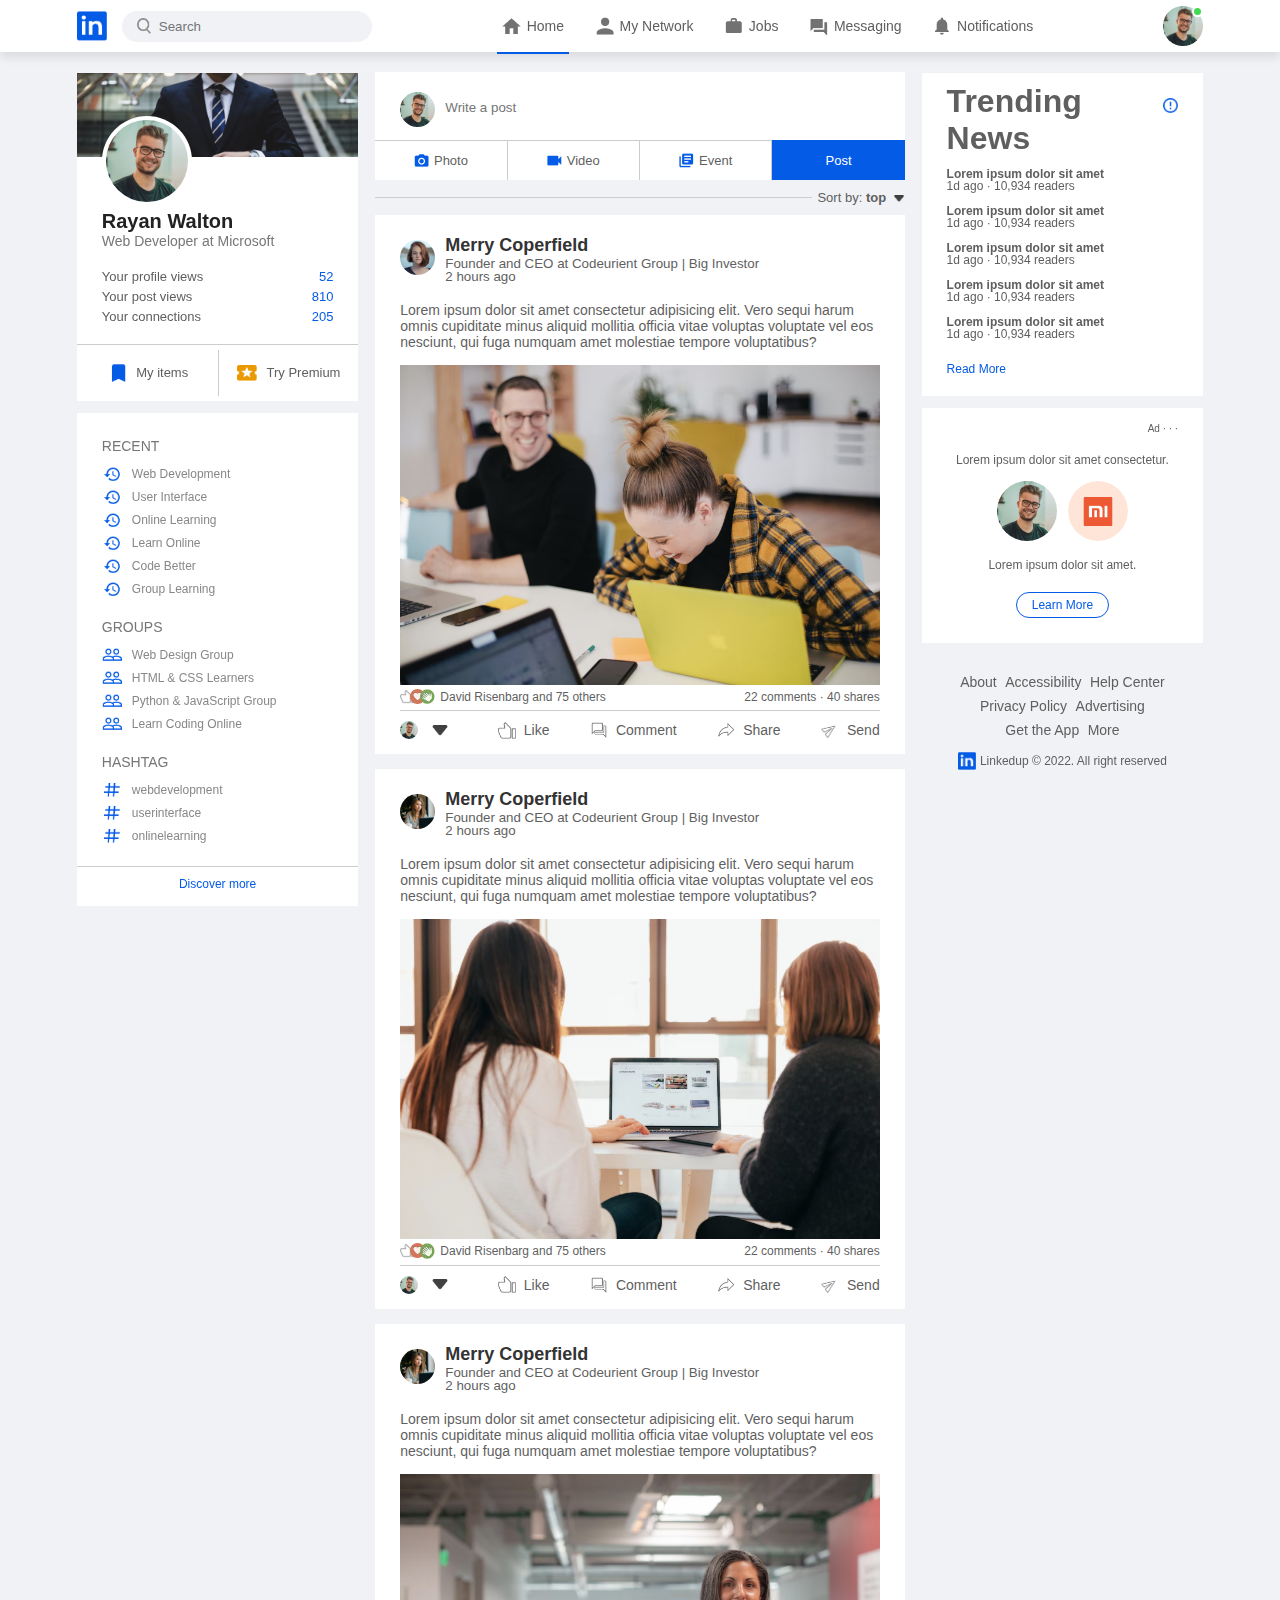
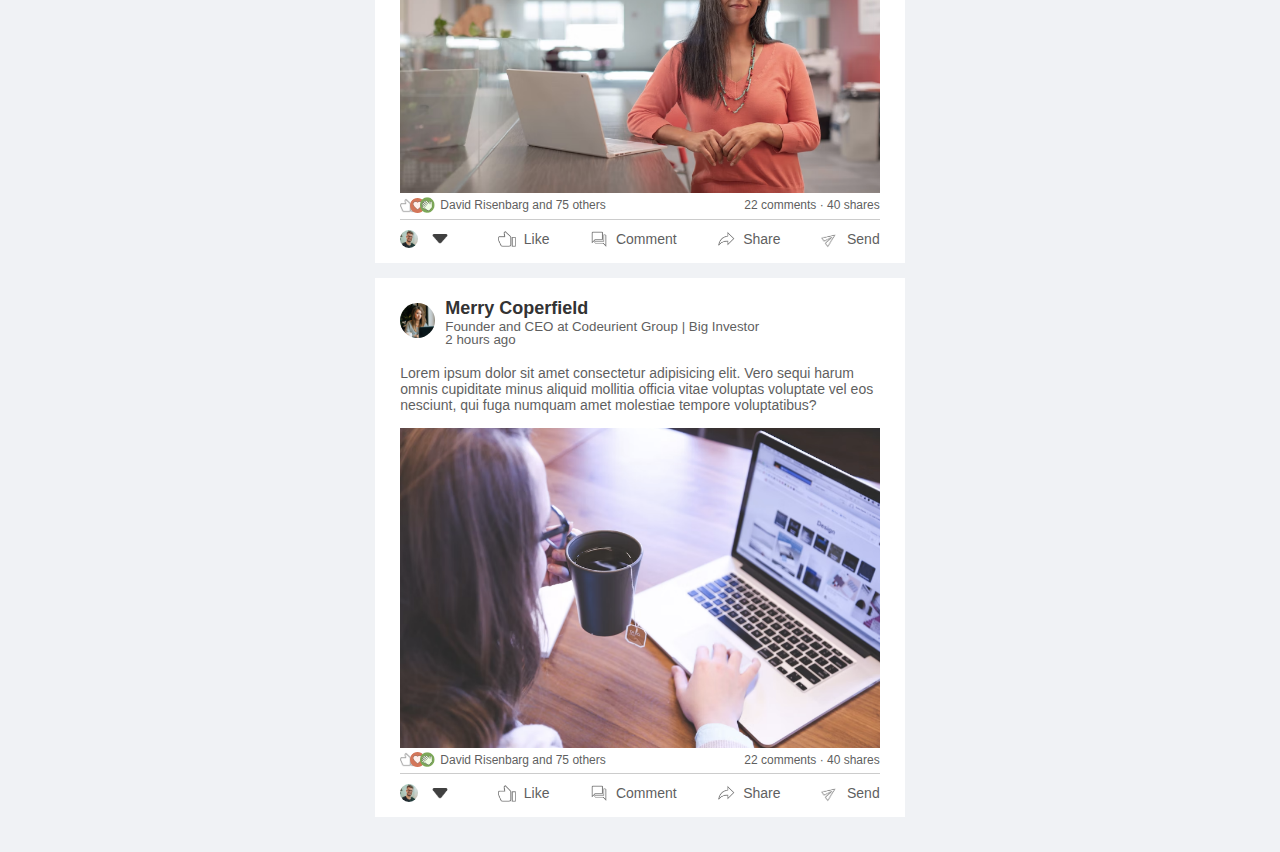
<file: index.html>
<!DOCTYPE html>
<html lang="en">
<head>
    <meta charset="UTF-8">
    <meta http-equiv="X-UA-Compatible" content="IE=7">
    <meta name="viewport" content="width=device-width, initial-scale=1.0">
    <title>Document</title>
    <link rel="stylesheet" href="style.css">
</head>
<body>
    
<nav class="navbar">
    <div class="navbar-left">
        <a href="index.html" class="logo"><img src="images/logo.png"></a>
        
        <div class="search-box">
            <img src="images/search.png">
            <input type="text" placeholder="Search">
        </div>
        
    </div>
    <div class="navbar-center">
        <ul>
            <li><a href="#" class="active-link"><img src="images/home.png"><span>Home</span></a></li>
            <li><a href="#"><img src="images/network.png"><span>My Network</span></a></li>
            <li><a href="#"><img src="images/jobs.png"><span>Jobs</span></a></li>
            <li><a href="#"><img src="images/message.png"><span>Messaging</span></a></li>
            <li><a href="#"><img src="images/notification.png"><span>Notifications</span></a></li>
        </ul>
    </div>
    <div class="navbar-right">
        <div class="online">
            <img src="images/user-1.png" class="nav-profile-img" onclick="toggleMenu()">
        </div>
    </div>
<!-- profile drop down menu -->
<div class="profile-menu-wrap" id="profileMenu">
    <div class="profile-menu">
        <div class="user-info">
            <img src="images/user-1.png">
            <div>
                <h3>Rayan Walton</h3>
                <a href="profile.html">See your profile</a>
            </div>
        </div>
        <hr>
        <a href="" class="profile-menu-link">
            <img src="images/feedback.png">
            <p>Give Feedback</p>
            <span>></span>
        </a>
        <a href="" class="profile-menu-link">
            <img src="images/setting.png">
            <p>Setting & Privacy</p>
            <span>></span>
        </a>
        <a href="" class="profile-menu-link">
            <img src="images/help.png">
            <p>Help & Support</p>
            <span>></span>
        </a>
        <a href="" class="profile-menu-link">
            <img src="images/display.png">
            <p>Display & Accessibility</p>
            <span>></span>
        </a>
        <a href="" class="profile-menu-link">
            <img src="images/logout.png">
            <p>Logout</p>
            <span>></span>
        </a>
    </div>
</div>

</nav>

<!-- navbar close -->

<div class="container">
    <!-- left-sidebar -->
    <div class="left-sidebar">
        <div class="sidebar-profile-box">
            <img src="images/cover-pic.png" width="100%">
            <div class="sidebar-profile-info">
                <img src="images/user-1.png" alt="">
                <h1>Rayan Walton</h1>
                <h3>Web Developer at Microsoft</h3>
                <ul>
                    <li>Your profile views<span>52</span></li>
                    <li>Your post views<span>810</span></li>
                    <li>Your connections<span>205</span></li>
                </ul>
            </div>
            <div class="sidebar-profile-link">
                <a href=""><img src="images/items.png">My items</a>
                <a href=""><img src="images/premium.png">Try Premium</a>
            </div>
        </div>

        <div class="sidebar-activity" id="sidebarActivity">
            <h3>RECENT</h3>
            <a href="#"><img src="images/recent.png">Web Development</a>
            <a href="#"><img src="images/recent.png">User Interface</a>
            <a href="#"><img src="images/recent.png">Online Learning</a>
            <a href="#"><img src="images/recent.png">Learn Online</a>
            <a href="#"><img src="images/recent.png">Code Better</a>
            <a href="#"><img src="images/recent.png">Group Learning</a>
            <h3>GROUPS</h3>
            <a href="#"><img src="images/group.png">Web Design Group</a>
            <a href="#"><img src="images/group.png">HTML & CSS Learners</a>
            <a href="#"><img src="images/group.png">Python & JavaScript Group</a>
            <a href="#"><img src="images/group.png">Learn Coding Online</a>
            <h3>HASHTAG</h3>
            <a href="#"><img src="images/hashtag.png">webdevelopment</a>
            <a href="#"><img src="images/hashtag.png">userinterface</a>
            <a href="#"><img src="images/hashtag.png">onlinelearning</a>
            <div class="discover-more-link">
                <a href="#">Discover more</a>
            </div>
        </div>

        <p id="showMoreLink" onclick="toggleActivity()">Show more <b>+</b></p>
    </div>
    <!-- main-content -->
    <div class="main-content">

        <div class="create-post">
            <div class="create-post-input">
                <img src="images/user-1.png">
                <textarea rows="2" placeholder="Write a post"></textarea>
            </div>
            <div class="create-post-links">
                <li><img src="images/photo.png">Photo</li>
                <li><img src="images/video.png">Video</li>
                <li><img src="images/event.png">Event</li>
                <li>Post</li>
            </div>
        </div>
        <div class="sort-by">
            <hr>
            <p>Sort by: <span>top <img src="images/down-arrow.png"></span></p>
        </div>

        <div class="post">
            <div class="post-author">
                <img src="images/user-3.png">
                <div>
                    <h1>Merry Coperfield</h1>
                    <small>Founder and CEO at Codeurient Group | Big Investor</small>
                    <small>2 hours ago</small>
                </div>
            </div>
            <p>Lorem ipsum dolor sit amet consectetur adipisicing elit. Vero sequi harum omnis cupiditate minus aliquid mollitia officia vitae voluptas voluptate vel eos nesciunt, qui fuga numquam amet molestiae tempore voluptatibus?</p>
            <img src="images/post-image-1.png" width="100%">
        
            <div class="post-status">
                <div>
                    <img src="images/thumbsup.png">
                    <img src="images/love.png">
                    <img src="images/clap.png">
                    <span class="liked-users">David Risenbarg and 75 others</span>
                </div>
                <div>
                    <span>22 comments &middot; 40 shares</span>
                </div>
            </div>
            <div class="post-activity">
                <div class="post-activity-link">
                    <img src="images/user-1.png" class="post-activity-user-icon">
                    <img src="images/down-arrow.png" class="post-activity-arrow-icon">
                </div>
                <div class="post-activity-link">
                    <img src="images/like.png">
                    <span>Like</span>
                </div>
                <div class="post-activity-link">
                    <img src="images/comment.png">
                    <span>Comment</span>
                </div>
                <div class="post-activity-link">
                    <img src="images/share.png">
                    <span>Share</span>
                </div>
                <div class="post-activity-link">
                    <img src="images/send.png">
                    <span>Send</span>
                </div>
            </div>
        </div>
        <div class="post">
            <div class="post-author">
                <img src="images/user-4.png">
                <div>
                    <h1>Merry Coperfield</h1>
                    <small>Founder and CEO at Codeurient Group | Big Investor</small>
                    <small>2 hours ago</small>
                </div>
            </div>
            <p>Lorem ipsum dolor sit amet consectetur adipisicing elit. Vero sequi harum omnis cupiditate minus aliquid mollitia officia vitae voluptas voluptate vel eos nesciunt, qui fuga numquam amet molestiae tempore voluptatibus?</p>
            <img src="images/post-image-2.png" width="100%">
        
            <div class="post-status">
                <div>
                    <img src="images/thumbsup.png">
                    <img src="images/love.png">
                    <img src="images/clap.png">
                    <span class="liked-users">David Risenbarg and 75 others</span>
                </div>
                <div>
                    <span>22 comments &middot; 40 shares</span>
                </div>
            </div>
            <div class="post-activity">
                <div class="post-activity-link">
                    <img src="images/user-1.png" class="post-activity-user-icon">
                    <img src="images/down-arrow.png" class="post-activity-arrow-icon">
                </div>
                <div class="post-activity-link">
                    <img src="images/like.png">
                    <span>Like</span>
                </div>
                <div class="post-activity-link">
                    <img src="images/comment.png">
                    <span>Comment</span>
                </div>
                <div class="post-activity-link">
                    <img src="images/share.png">
                    <span>Share</span>
                </div>
                <div class="post-activity-link">
                    <img src="images/send.png">
                    <span>Send</span>
                </div>
            </div>
        </div>
        <div class="post">
            <div class="post-author">
                <img src="images/user-4.png">
                <div>
                    <h1>Merry Coperfield</h1>
                    <small>Founder and CEO at Codeurient Group | Big Investor</small>
                    <small>2 hours ago</small>
                </div>
            </div>
            <p>Lorem ipsum dolor sit amet consectetur adipisicing elit. Vero sequi harum omnis cupiditate minus aliquid mollitia officia vitae voluptas voluptate vel eos nesciunt, qui fuga numquam amet molestiae tempore voluptatibus?</p>
            <img src="images/post-image-3.png" width="100%">
        
            <div class="post-status">
                <div>
                    <img src="images/thumbsup.png">
                    <img src="images/love.png">
                    <img src="images/clap.png">
                    <span class="liked-users">David Risenbarg and 75 others</span>
                </div>
                <div>
                    <span>22 comments &middot; 40 shares</span>
                </div>
            </div>
            <div class="post-activity">
                <div class="post-activity-link">
                    <img src="images/user-1.png" class="post-activity-user-icon">
                    <img src="images/down-arrow.png" class="post-activity-arrow-icon">
                </div>
                <div class="post-activity-link">
                    <img src="images/like.png">
                    <span>Like</span>
                </div>
                <div class="post-activity-link">
                    <img src="images/comment.png">
                    <span>Comment</span>
                </div>
                <div class="post-activity-link">
                    <img src="images/share.png">
                    <span>Share</span>
                </div>
                <div class="post-activity-link">
                    <img src="images/send.png">
                    <span>Send</span>
                </div>
            </div>
        </div>
        <div class="post">
            <div class="post-author">
                <img src="images/user-4.png">
                <div>
                    <h1>Merry Coperfield</h1>
                    <small>Founder and CEO at Codeurient Group | Big Investor</small>
                    <small>2 hours ago</small>
                </div>
            </div>
            <p>Lorem ipsum dolor sit amet consectetur adipisicing elit. Vero sequi harum omnis cupiditate minus aliquid mollitia officia vitae voluptas voluptate vel eos nesciunt, qui fuga numquam amet molestiae tempore voluptatibus?</p>
            <img src="images/post-image-4.png" width="100%">
        
            <div class="post-status">
                <div>
                    <img src="images/thumbsup.png">
                    <img src="images/love.png">
                    <img src="images/clap.png">
                    <span class="liked-users">David Risenbarg and 75 others</span>
                </div>
                <div>
                    <span>22 comments &middot; 40 shares</span>
                </div>
            </div>
            <div class="post-activity">
                <div class="post-activity-link">
                    <img src="images/user-1.png" class="post-activity-user-icon">
                    <img src="images/down-arrow.png" class="post-activity-arrow-icon">
                </div>
                <div class="post-activity-link">
                    <img src="images/like.png">
                    <span>Like</span>
                </div>
                <div class="post-activity-link">
                    <img src="images/comment.png">
                    <span>Comment</span>
                </div>
                <div class="post-activity-link">
                    <img src="images/share.png">
                    <span>Share</span>
                </div>
                <div class="post-activity-link">
                    <img src="images/send.png">
                    <span>Send</span>
                </div>
            </div>
        </div>
    </div>
    <!-- right-sidebar -->
    <div class="right-sidebar">
        <div class="sidebar-news">
            <img src="images/more.png" class="info-icon">
            <h1>Trending News</h1>
            <a href="">Lorem ipsum dolor sit amet</a>
            <span>1d ago &middot; 10,934 readers</span>

            <a href="#">Lorem ipsum dolor sit amet</a>
            <span>1d ago &middot; 10,934 readers</span>
            
            <a href="#">Lorem ipsum dolor sit amet</a>
            <span>1d ago &middot; 10,934 readers</span>
            
            <a href="#">Lorem ipsum dolor sit amet</a>
            <span>1d ago &middot; 10,934 readers</span>
            
            <a href="#">Lorem ipsum dolor sit amet</a>
            <span>1d ago &middot; 10,934 readers</span>
        
            <a href="" class="read-more-link">Read More</a>
        </div>
   
        <div class="sidebar-ad">
            <small>Ad &middot; &middot; &middot;</small>
            <p>Lorem ipsum dolor sit amet consectetur.</p>
            <div>
                <img src="images/user-1.png">
                <img src="images/mi-logo.png">
            </div>
            <b>Lorem ipsum dolor sit amet.</b>
            <a href="" class="ad-link">Learn More</a>
        </div>

        <div class="sidebar-useful-links">
            <a href="">About</a>
            <a href="">Accessibility</a>
            <a href="">Help Center</a>
            <a href="">Privacy Policy</a>
            <a href="">Advertising</a>
            <a href="">Get the App</a>
            <a href="">More</a>

            <div class="copyright-msg">
                <img src="images/logo.png">
                <p>Linkedup &#169; 2022. All right reserved</p>
            </div>
        </div>
    </div>
</div>



<script>

    let profileMenu = document.getElementById("profileMenu");

    function toggleMenu() {
        profileMenu.classList.toggle("open-menu");
    }

</script>

<script>

    let sideActivity = document.getElementById("sidebarActivity");
    let moreLink = document.getElementById("showMoreLink");

    function toggleActivity() {
        sideActivity.classList.toggle("open-activity");
    
        if(sideActivity.classList.contains("open-activity")){
            moreLink.innerHTML = "Show less <b> - </b>";
        }
        else{
            moreLink.innerHTML = "Show more <b> + </b>";
        }
    }

</script>



</body>
</html>
</file>
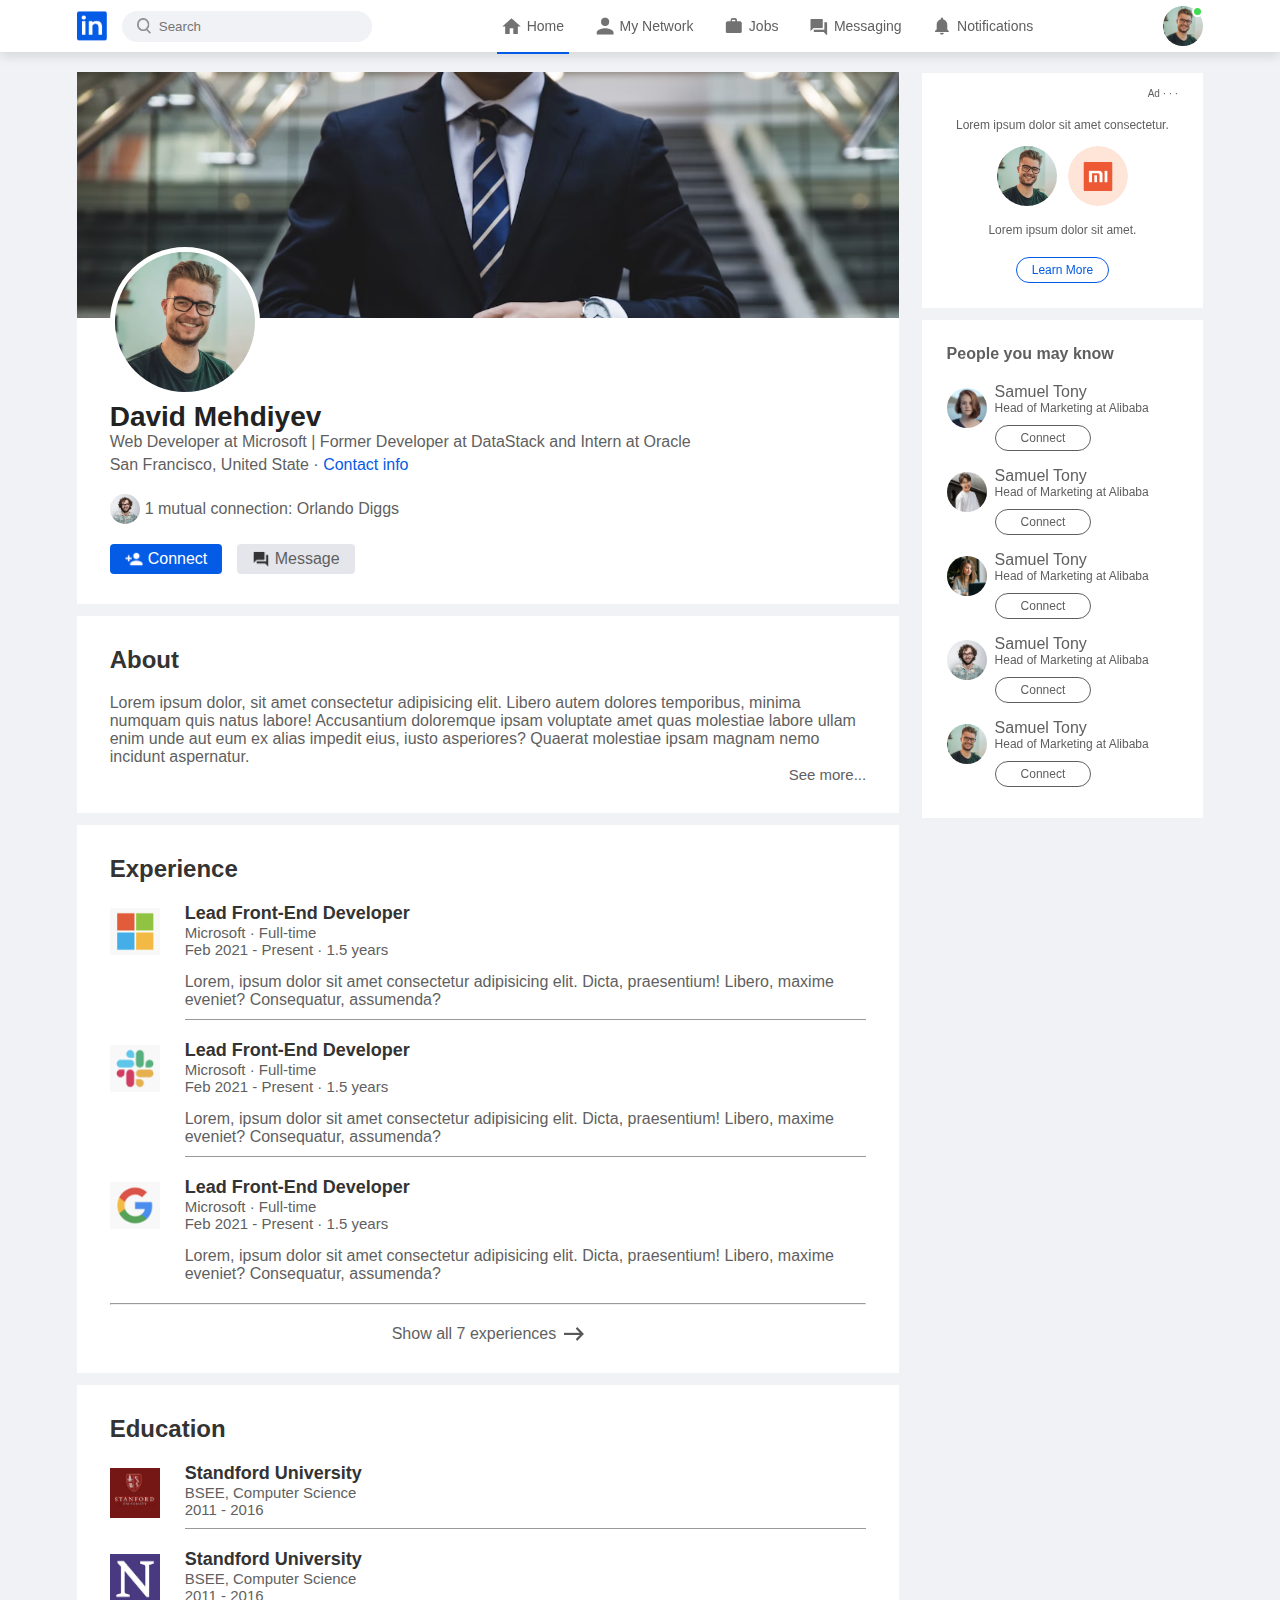
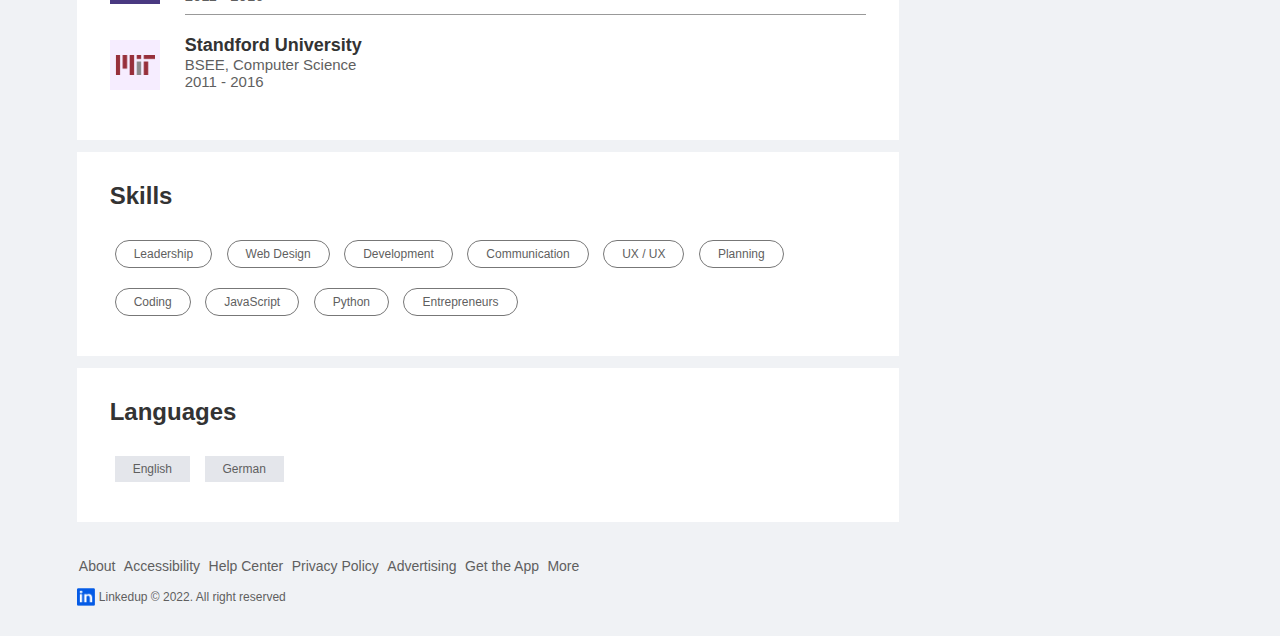
<file: profile.html>
<!DOCTYPE html>
<html lang="en">
<head>
    <meta charset="UTF-8">
    <meta http-equiv="X-UA-Compatible" content="IE=7">
    <meta name="viewport" content="width=device-width, initial-scale=1.0">
    <title>Document</title>
    <link rel="stylesheet" href="style.css">
</head>
<body>
    
<nav class="navbar">
    <div class="navbar-left">
        <a href="index.html" class="logo"><img src="images/logo.png"></a>
        
        <div class="search-box">
            <img src="images/search.png">
            <input type="text" placeholder="Search">
        </div>
        
    </div>
    <div class="navbar-center">
        <ul>
            <li><a href="#" class="active-link"><img src="images/home.png"><span>Home</span></a></li>
            <li><a href="#"><img src="images/network.png"><span>My Network</span></a></li>
            <li><a href="#"><img src="images/jobs.png"><span>Jobs</span></a></li>
            <li><a href="#"><img src="images/message.png"><span>Messaging</span></a></li>
            <li><a href="#"><img src="images/notification.png"><span>Notifications</span></a></li>
        </ul>
    </div>
    <div class="navbar-right">
        <div class="online">
            <img src="images/user-1.png" class="nav-profile-img" onclick="toggleMenu()">
        </div>
    </div>
<!-- profile drop down menu -->
<div class="profile-menu-wrap" id="profileMenu">
    <div class="profile-menu">
        <div class="user-info">
            <img src="images/user-1.png">
            <div>
                <h3>Rayan Walton</h3>
                <a href="#">See your profile</a>
            </div>
        </div>
        <hr>
        <a href="" class="profile-menu-link">
            <img src="images/feedback.png">
            <p>Give Feedback</p>
            <span>></span>
        </a>
        <a href="" class="profile-menu-link">
            <img src="images/setting.png">
            <p>Setting & Privacy</p>
            <span>></span>
        </a>
        <a href="" class="profile-menu-link">
            <img src="images/help.png">
            <p>Help & Support</p>
            <span>></span>
        </a>
        <a href="" class="profile-menu-link">
            <img src="images/display.png">
            <p>Display & Accessibility</p>
            <span>></span>
        </a>
        <a href="" class="profile-menu-link">
            <img src="images/logout.png">
            <p>Logout</p>
            <span>></span>
        </a>
    </div>
</div>

</nav>

<!-- navbar close -->

<div class="container">
    <div class="profile-main">
        <div class="profile-container">
            <img src="images/cover-pic.png" width="100%">
            <div class="profile-container-inner">
                <img src="images/user-1.png" class="profile-pic">
                <h1>David Mehdiyev</h1>
                <b>Web Developer at Microsoft | Former Developer at DataStack and Intern at Oracle</b>
                <p>San Francisco, United State &middot; <a href="">Contact info</a></p>
                <div class="mutual-connection">
                    <img src="images/user-2.png">
                    <span>1 mutual connection: Orlando Diggs</span>
                </div>
                <div class="profile-btn">
                    <a href="" class="primary-btn"><img src="images/connect.png">Connect</a>
                    <a href=""><img src="images/chat.png">Message</a>
                </div>
            </div>
        </div>

        <div class="profile-description">
            <h2>About</h2>
            <p>Lorem ipsum dolor, sit amet consectetur adipisicing elit. Libero autem dolores temporibus, minima numquam quis natus labore! Accusantium doloremque ipsam voluptate amet quas molestiae labore ullam enim unde aut eum ex alias impedit eius, iusto asperiores? Quaerat molestiae ipsam magnam nemo incidunt aspernatur.</p>
            <a href="" class="see-more-link">See more...</a>
        </div>

        <div class="profile-description">
            <h2>Experience</h2>
            <div class="profile-desc-row">
                <img src="images/microsoft.png">
                <div>
                    <h3>Lead Front-End Developer</h3>
                    <b>Microsoft &middot; Full-time</b>
                    <b>Feb 2021 - Present &middot; 1.5 years</b>
                    <p>Lorem, ipsum dolor sit amet consectetur adipisicing elit. Dicta, praesentium! Libero, maxime eveniet? Consequatur, assumenda?</p>
                    <hr>
                </div>
            </div>
            <div class="profile-desc-row">
                <img src="images/slack.png">
                <div>
                    <h3>Lead Front-End Developer</h3>
                    <b>Microsoft &middot; Full-time</b>
                    <b>Feb 2021 - Present &middot; 1.5 years</b>
                    <p>Lorem, ipsum dolor sit amet consectetur adipisicing elit. Dicta, praesentium! Libero, maxime eveniet? Consequatur, assumenda?</p>
                    <hr>
                </div>
            </div>
            <div class="profile-desc-row">
                <img src="images/google.png">
                <div>
                    <h3>Lead Front-End Developer</h3>
                    <b>Microsoft &middot; Full-time</b>
                    <b>Feb 2021 - Present &middot; 1.5 years</b>
                    <p>Lorem, ipsum dolor sit amet consectetur adipisicing elit. Dicta, praesentium! Libero, maxime eveniet? Consequatur, assumenda?</p>
                </div>
            </div>
            <hr>
            <a href="#" class="experience-link">Show all 7 experiences<img src="images/right-arrow.png"></a>
        </div>

        <div class="profile-description">
            <h2>Education</h2>
            <div class="profile-desc-row">
                <img src="images/stanford.png">
                <div>
                    <h3>Standford University</h3>
                    <b>BSEE, Computer Science</b>
                    <b>2011 - 2016</b>
                    <hr>
                </div>
            </div>
            <div class="profile-desc-row">
                <img src="images/north.png">
                <div>
                    <h3>Standford University</h3>
                    <b>BSEE, Computer Science</b>
                    <b>2011 - 2016</b>
                    <hr>
                </div>
            </div>
            <div class="profile-desc-row">
                <img src="images/mit.png">
                <div>
                    <h3>Standford University</h3>
                    <b>BSEE, Computer Science</b>
                    <b>2011 - 2016</b>
                </div>
            </div>
        </div>
        <div class="profile-description">
            <h2>Skills</h2>
            <a href="" class="skills-btn">Leadership</a>
            <a href="" class="skills-btn">Web Design</a>
            <a href="" class="skills-btn">Development</a>
            <a href="" class="skills-btn">Communication</a>
            <a href="" class="skills-btn">UX / UX</a>
            <a href="" class="skills-btn">Planning</a>
            <a href="" class="skills-btn">Coding</a>
            <a href="" class="skills-btn">JavaScript</a>
            <a href="" class="skills-btn">Python</a>
            <a href="" class="skills-btn">Entrepreneurs</a>
        </div>
        <div class="profile-description">
            <h2>Languages</h2>
            <a href="" class="language-btn">English</a>
            <a href="" class="language-btn">German</a>
        </div>


    </div>
    <!-- profile-sidebar -->
    <div class="profile-sidebar">

        <div class="sidebar-ad">
            <small>Ad &middot; &middot; &middot;</small>
            <p>Lorem ipsum dolor sit amet consectetur.</p>
            <div>
                <img src="images/user-1.png">
                <img src="images/mi-logo.png">
            </div>
            <b>Lorem ipsum dolor sit amet.</b>
            <a href="" class="ad-link">Learn More</a>
        </div>

        <div class="sidebar-people">
            <h3>People you may know</h3>
            <div class="sidebar-people-row">
                <img src="images/user-3.png">
                <div>
                    <h2>Samuel Tony</h2>
                    <p>Head of Marketing at Alibaba</p>
                    <a href="">Connect</a>
                </div>
            </div>
            <div class="sidebar-people-row">
                <img src="images/user-5.png">
                <div>
                    <h2>Samuel Tony</h2>
                    <p>Head of Marketing at Alibaba</p>
                    <a href="">Connect</a>
                </div>
            </div>
            <div class="sidebar-people-row">
                <img src="images/user-4.png">
                <div>
                    <h2>Samuel Tony</h2>
                    <p>Head of Marketing at Alibaba</p>
                    <a href="">Connect</a>
                </div>
            </div>
            <div class="sidebar-people-row">
                <img src="images/user-2.png">
                <div>
                    <h2>Samuel Tony</h2>
                    <p>Head of Marketing at Alibaba</p>
                    <a href="">Connect</a>
                </div>
            </div>
            <div class="sidebar-people-row">
                <img src="images/user-1.png">
                <div>
                    <h2>Samuel Tony</h2>
                    <p>Head of Marketing at Alibaba</p>
                    <a href="">Connect</a>
                </div>
            </div>
        </div>

    </div>
</div>



<div class="profile-footer">
    <div class="sidebar-useful-links">
        <a href="">About</a>
        <a href="">Accessibility</a>
        <a href="">Help Center</a>
        <a href="">Privacy Policy</a>
        <a href="">Advertising</a>
        <a href="">Get the App</a>
        <a href="">More</a>

        <div class="copyright-msg">
            <img src="images/logo.png">
            <p>Linkedup &#169; 2022. All right reserved</p>
        </div>
    </div>
</div>



<script>

    let profileMenu = document.getElementById("profileMenu");

    function toggleMenu() {
        profileMenu.classList.toggle("open-menu");
    }

</script>

</body>
</html>
</file>
<file: style.css>
*{
    margin: 0;
    padding: 0;
    font-family: "Poppins", sans-serif;
    box-sizing: border-box;
}
body{
    background: #f0f2f5;
    color: #5f5f5f;
}
a{
    text-decoration: none;
    color: #5f5f5f;
}
.navbar{
    display: flex;
    align-items: center;
    justify-content: space-between;
    background: #fff;
    padding: 6px 6%;
    position: sticky;
    top: 0;
    z-index: 100;
    box-shadow: 0 5px 10px rgba(0,0,0, 0.1);
}
.logo img{
    width: 30px;
    margin-right: 15px;
    display: block;
}
.navbar-center ul li{
    display: inline-block;
    list-style: none;
}
.navbar-center ul li a{
    display: flex;
    align-items: center;
    font-size: 14px;
    margin: 5px 8px;
    padding-right: 5px;
    position: relative;
}
.navbar-center ul li a img{
    width: 30px;
}

.navbar-center ul li a::after{
    content: '';
    width: 0;
    height: 2px;
    background: #045be6;
    position: absolute;
    bottom: -13px;
    transition: width 0.3s;
}
.navbar-center ul li a:hover::after,
.navbar-center ul li a.active-link::after
{
    width: 100%;
}


.nav-profile-img{
    width: 40px;
    border-radius: 50%;
    display: block;
    cursor: pointer;
    position: relative;
}
.online{
    position: relative;
}
.online::after{
    content: '';
    width: 7px;
    height: 7px;
    border: 2px solid #fff;
    border-radius: 50%;
    right: 0px;
    top: 0px;
    background-color: #41db51;
    position: absolute;
}
.search-box{
    background: #f0f2f5;
    width: 250px;
    border-radius: 20px;
    display: flex;
    align-items: center;
    padding: 0 15px;
}
.navbar-left{
    display: flex;
    align-items: center;
}
.search-box img{
    width: 14px;
}
.search-box input{
    width: 100%;
    background: transparent;
    padding: 8px;
    outline: none;
    border: 0;
}


.container{
    padding: 20px 6%;
    display: flex;
    flex-wrap: wrap;
    justify-content: space-between;
}

/* left-sidebar */
.left-sidebar{
    flex-basis: 25%;
    align-self: flex-start;
    position: sticky;
    top: 73px;
}
.sidebar-profile-box{
    background: #fff;
}
.sidebar-profile-info{
    padding: 0 25px;
}
.sidebar-profile-info img{
    width: 90px;
    border-radius: 50%;
    background: #fff;
    padding: 4px;
    margin-top: -45px;
}
.sidebar-profile-info h1{
    font-size: 20px;
    font-weight: 600;
    color: #222;
}
.sidebar-profile-info h3{
    font-size: 14px;
    font-weight: 500;
    color: #777;
}
.sidebar-profile-info ul{
    list-style: none;
    margin: 20px 0;
}
.sidebar-profile-info ul li{
    width: 100%;
    margin: 5px 0;
    font-size: 13px;
}
.sidebar-profile-info ul li span{
    float: right;
    color: #045be6;
}
.sidebar-profile-link{
    display: flex;
    align-items: center;
    border-top: 1px solid #ccc;
}

.sidebar-profile-link a{
    flex-basis: 50%;
    display: flex;
    align-items: center;
    justify-content: center;
    padding: 15px 0;
    font-size: 13px;
    border-left: 1px solid #ccc;
}
.sidebar-profile-link a:first-child{
    border-left: 0;
}
.sidebar-profile-link a img{
    width: 20px;
    margin-right: 10px;
}
.sidebar-activity{
    background: #fff;
    padding: 5px  25px;
    margin: 12px 0;
}
.sidebar-activity h3{
    color: #777;
    font-size: 14px;
    font-weight: 500;
    margin: 20px 0 10px;
}
.sidebar-activity a{
    display: flex;
    align-items: center;
    font-size: 12px;
    font-weight: 500;
    color: #888;
    margin: 3px 0;
}

.sidebar-activity a img{
    width: 20px;
    margin-right: 10px;
}
.discover-more-link{
    border-top: 1px solid #ccc;
    text-align: center;
    margin-top: 20px;
    margin-left: -25px;
    margin-right: -25px;
}
.discover-more-link a{
    color: #045be6;
    display: inline-block;
    margin: 10px 0;
}


/* right sidebar */
.right-sidebar{
    flex-basis: 25%;
    align-self: flex-start; 
    position: sticky;
    top: 73px;
}
.sidebar-news{
    background: #fff;
    padding: 10px 25px;
}
.info-icon{
    width: 15px;
    float: right;
    margin-top: 15px;
}

.sidebar-news h3{
    font-size: 18px;
    font-weight: 600;
    color: #333;
    margin: 10px 0 30px;
}
.sidebar-news a{
    display: block;
    font-size: 12px;
    font-weight: 600;
    margin-top: 10px;
    margin-bottom: -5px;
}
.sidebar-news span{
    font-size: 12px;
}

.sidebar-news .read-more-link{
    color: #045be6;
    font-weight: 500;
    margin: 20px 0 10px;
}
.sidebar-ad{
    background: #fff;
    padding: 15px 25px;
    text-align: center;
    margin: 12px 0;
    font-size: 12px;
}
.sidebar-ad img{
    width: 60px;
    border-radius: 50%;
    margin: 4px;
}
.sidebar-ad small{
    float: right;
    font-weight: 500;
}
.sidebar-ad p{
    margin-top: 30px;
    margin-bottom: 10px;
}
.sidebar-ad b{
    display: block;
    font-weight: 500;
    margin-top: 10px;
}
.ad-link{
    display: inline-block;
    border: 1px solid #045be6;
    border-radius: 30px;
    padding: 5px 15px;
    color: #045be6;
    font-weight: 500;
    margin: 20px auto 10px;
}
.sidebar-useful-links{
    padding: 15px 25px;
    text-align: center;
}

.sidebar-useful-links a{
    display: inline-block;
    font-size: 14px;
    margin: 4px 2px;
}
.copyright-msg{
    display: flex;
    align-items: center;
    justify-content: center;
    font-size: 12px;
    margin-top: 10px;
    font-weight: 500;
}
.copyright-msg img{
    width: 18px;
    margin-right: 4px;
}


/* main content */
.main-content {
    flex-basis: 47%;
}
.create-post{
    background: #fff;
}
.create-post-input{
    padding: 20px 25px 10px;
    display: flex;
    align-items: flex-start;
}
.create-post-input img{
    width: 35px;
    border-radius: 50%;
    margin-right: 10px;
}
.create-post-input textarea{
    width: 100%;
    border: 0;
    outline: 0;
    resize: none;
    background: transparent;
    margin-top: 8px;
}
::placeholder{
    font-weight: 500;
}
.create-post-links{
    display: flex;
    align-items: flex-start;
}
.create-post-links li{
    list-style: none;
    border-top: 1px solid #ccc;
    border-right: 1px solid #ccc;
    flex-basis: 25%;
    height: 40px;
    font-size: 13px;
    display: flex;
    align-items: center;
    justify-content: center;
    cursor: pointer;
}
.create-post-links li img{
    width: 15px;
    margin-right: 5px;
}
.create-post-links li:last-child{
    background: #045be6;
    color: #fff;
    border-top: 0;
    border-right: 0;
}
.sort-by{
    display: flex;
    align-items: center;
    margin: 10px 0;
}
.sort-by hr{
    flex: 1;
    border: 0;
    height: 1px;
    background: #ccc;
}
.sort-by p{
    font-size: 13px;
    padding-left: 5px;
}
.sort-by p span{
    font-weight: 600;
    cursor: pointer;
}
.sort-by p span img{
    width: 12px;
    margin-left: 3px;
}
.post{
    background: #fff;
    padding: 20px 25px 5px;
    margin: 5px 0 15px;
}
.post-author{
    display: flex;
    align-items: flex-start;
    margin-bottom: 20px;
}
.post-author img{
    width: 35px;
    border-radius: 50%;
    margin-right: 10px;
    margin-top: 5px;
}
.post-author h1{
    font-size: 18px;
    font-weight: 600;
    color: #333;
}
.post-author small{
    display: block;
    margin-bottom: -2px;
}
.post p{
    font-size: 14px;
    margin-bottom: 15px;
}
.post-status{
    display: flex;
    flex-wrap: wrap;
    align-items: center;
    justify-content: space-between;
    font-size: 12px;
    border-bottom: 1px solid #ccc;
    padding-bottom: 6px;
}
.post-status div{
    display: flex;
    align-items: center;
}
.post-status img{
    width: 15px;
    margin-right: -5px;
}
.liked-users{
    margin-left: 10px;
}
.post-activity{
    display: flex;
    align-items: center;
    justify-content: space-between;
    padding: 10px 0;
    font-size: 14px;
    font-weight: 500;
}
.post-activity div{
    display: flex;
    align-items: center;
}
.post-activity-user-icon{
    width: 22px;
    border-radius: 50%;
}
.post-activity-arrow-icon{
    width: 12px;
    margin-left: 5px;
}
.post-activity-link img{
    width: 18px;
    margin-right: 8px;
}



 /* profile drop down menu  */
 .profile-menu-wrap{
    position: absolute;
    top: 100%;
    right: 5%;
    width: 320px;
    max-height: 0;
    overflow: hidden;
    transition: max-height .5s;
 }

.profile-menu-wrap.open-menu{
    max-height: 400px;
}

 .profile-menu{
    background: #222;
    color: #fff;
    padding: 20px;
    margin: 10px;
}
.user-info{
    display: flex;
    align-items: center;
}
.user-info img{
    width: 50px;
    border-radius: 50%;
    margin-right: 15px;
}
.user-info h3{
    font-weight: 500;
    margin-bottom: -7px;
}
.user-info a{
    color: #c9dbf8;
    font-size: 13px;
}
.profile-menu hr{
    border: 0;
    height: 1px;
    width: 100%;
    background: #fff;
    margin: 15px 0 10px;
}
.profile-menu-link{
    display: flex;
    align-items: center;
    color: #fff;
    margin: 12px 0;
    font-size: 14px;
}
.profile-menu-link p{
    width: 100%;
}
.profile-menu-link img{
    width: 35px;
    border-radius: 50%;
    margin-right: 15px;
}

/* profile-page */

.profile-main{
    flex-basis: 73%;
}
.profile-sidebar{
    flex-basis: 25%;
    align-self: flex-start;
    position: sticky;
    top: 73px;
}
.profile-container{
    background: #fff;
}
.profile-container-inner{
    padding: 0 4% 10px;
}
.profile-pic{
    width: 150px;
    border-radius: 50%;
    margin-top: -75px;
    padding: 5px;
    background: #fff;
}
.profile-container h1{
    font-size: 28px;
    font-weight: 600;
    color: #222;
}
.profile-container b{
    font-weight: 500;
}
.profile-container p{
    margin-top: 5px;
}
.profile-container p a{
    color: #045be6;
    font-weight: 500;
}
.mutual-connection{
    display: flex;
    align-items: center;
    margin: 20px 0;
}
.mutual-connection img{
    width: 30px;
    border-radius: 50%;
    margin-right: 5px;
}
.profile-btn{
    margin: 20px 0;
}
.profile-btn a{
    display: inline-flex;
    align-items: center;
    background: #e4e6eb;
    padding: 6px 15px;
    border-radius: 4px;
    margin-right: 10px;
}
.profile-btn a img{
    width: 18px;
    margin-right: 5px;
}
.profile-btn .primary-btn{
    background: #045be6;
    color: #fff;
}
.profile-description{
    background: #fff;
    padding: 20px 4% 30px;
    margin: 12px 0;
}
.profile-description h2{
    color: #333;
    margin: 10px 0 20px;
    font-weight: 600;
}
.see-more-link{
    display: block;
    text-align: right;
    font-size: 15px;
}
.profile-desc-row{
    display: flex;
    align-items: flex-start;
    margin: 20px 0;
}
.profile-desc-row img{
    width: 50px;
    margin-right: 25px;
    margin-top: 5px;
}
.profile-desc-row div{
    width: 100%;
}
.profile-desc-row h3{
    font-size: 18px;
    font-weight: 600;
    color: #333;
}
.profile-desc-row b{
    display: block;
    font-weight: 500;
    font-size: 15px;
}
.profile-desc-row p{
    margin-top: 15px;
}
.profile-desc-row hr{
    border: 0;
    border-bottom: 1px solid #999;
    margin-top: 10px;
}
.experience-link{
    display: flex;
    align-items: center;
    justify-content: center;
    padding-top: 20px;
    font-weight: 500;
}
.experience-link img{
    width: 20px;
    margin-left: 8px;
}
.skills-btn{
    display: inline-block;
    margin: 10px 5px;
    padding: 6px 18px;
    border: 1px solid #777;
    border-radius: 30px;
    font-size: 12px;
    font-weight: 500;
}
.language-btn{
    display: inline-block;
    margin: 10px 5px;
    padding: 6px 18px;
    background: #e4e6eb;
    font-size: 12px;
    font-weight: 500; 
}

/* profile-right-sidebar */
.profile-sidebar .sidebar-ad{
    margin: 0;
}
.sidebar-people{
    background: #fff;
    padding: 15px 25px;
    margin: 12px 0;
    font-size: 12px;
}
.sidebar-people h3{
    font-size: 16px;
    font-weight: 600;
    margin: 10px 0 20px;
}
.sidebar-people-row{
    display: flex;
    align-items: flex-start;
    margin: 6px 0;
}
.sidebar-people-row img{
    width: 40px;
    border-radius: 50%;
    margin-right: 8px;
    margin-top: 5px;
}
.sidebar-people-row h2{
    font-weight: 500;
    font-size: 16px;
}
.sidebar-people-row a{
    display: inline-block;
    margin: 10px 0;
    padding: 5px 25px;
    border: 1px solid #5f5f5f;
    border-radius: 30px;
    font-weight: 500;
}
.profile-footer{
    padding: 0 6% 30px;
}
.profile-footer .sidebar-useful-links{
    text-align: left;
    padding: 0;
}
.profile-footer .copyright-msg{
    justify-content: flex-start;
}

#showMoreLink{
    display: none;
}
/* media query for small screen */
@media only screen and (max-width: 600px){
    .search-box{
        background: transparent;
        width: auto;
        padding: 0;
    }
    .search-box input{
        width: 0;
        padding: 0;
    }
    .navbar-center ul li a span{
        display: none;
    }
    .navbar-center ul li a{
        padding-right: 0;
        margin: 5px;
    }
    .nav-profile-img{
        width: 30px;
    }
    .container{
        padding: 15px 3%;
    }
    .left-sidebar, .right-sidebar{
        flex-basis: 100%;
        position: relative;
        top: unset;
    }
    .main-content{
        flex-basis: 100%;
    }
    .post-status div{
        margin: 2px 0;
    }
    .post-activity-link span{
        display: none;
    }
    .post-activity-link img{
        margin-right: 0;
    }
    .profile-main, .profile-sidebar{
        flex-basis: 100%;
    }
    .profile-container{
        font-size: 14px;
    }
    .profile-pic{
        width: 100px;
        margin-top: -50px;
    }
    .profile-description{
        font-size: 14px;
    }
    #showMoreLink{
        display: block;
        width: fit-content;
        margin: 10px auto;
        font-size: 14px;
        cursor: pointer;
    }
    .sidebar-activity{
        display: none;
    }
    .sidebar-activity.open-activity{
        display: block;
    }
}
</file>
